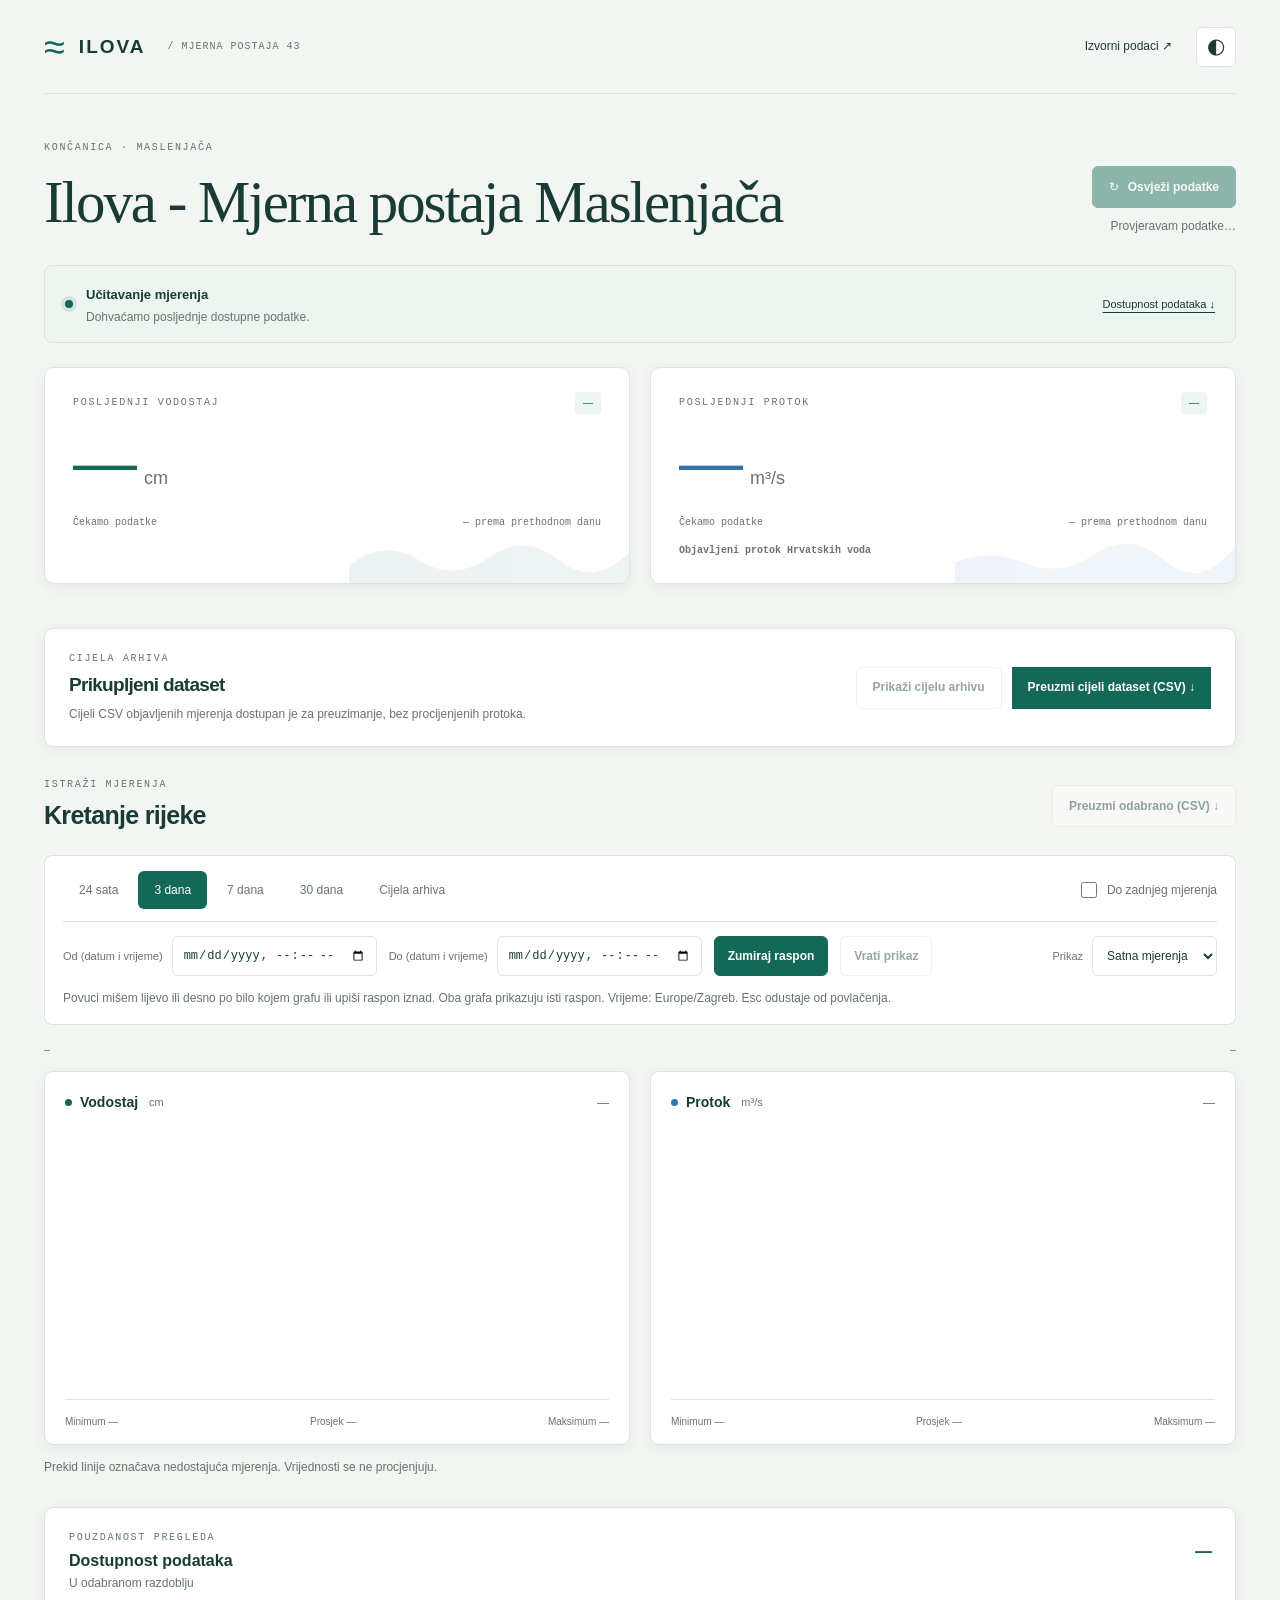
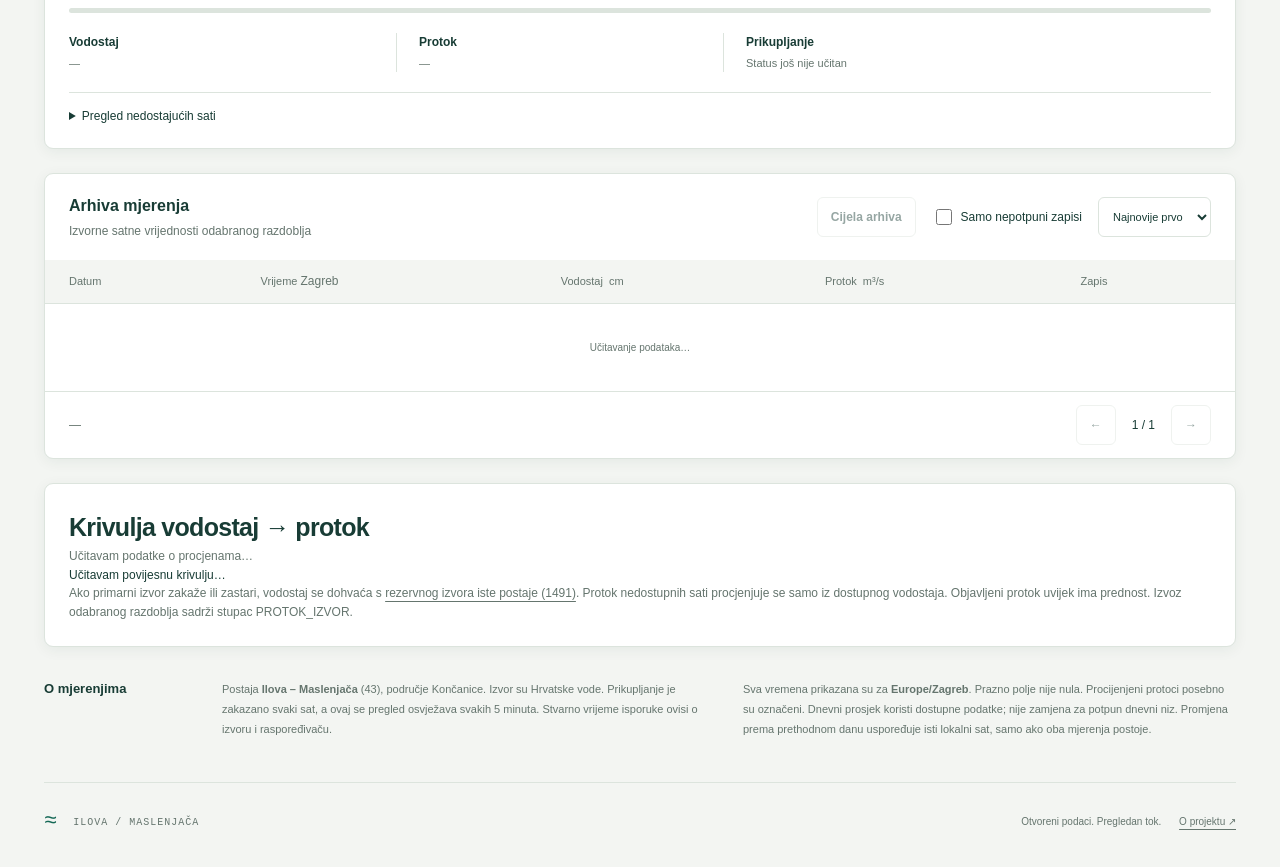
<file: index.html>
<!doctype html>
<html lang="hr">
  <head>
    <meta charset="utf-8" />
    <meta name="viewport" content="width=device-width, initial-scale=1" />
    <meta http-equiv="refresh" content="0;url=dashboard.html" />
    <title>Ilova · Vodostaj i protok</title>
    <link rel="canonical" href="dashboard.html" />
  </head>
  <body>
    <p>
      <a href="dashboard.html">Otvori pregled vodostaja i protoka Ilove →</a>
    </p>
  </body>
</html>
</file>
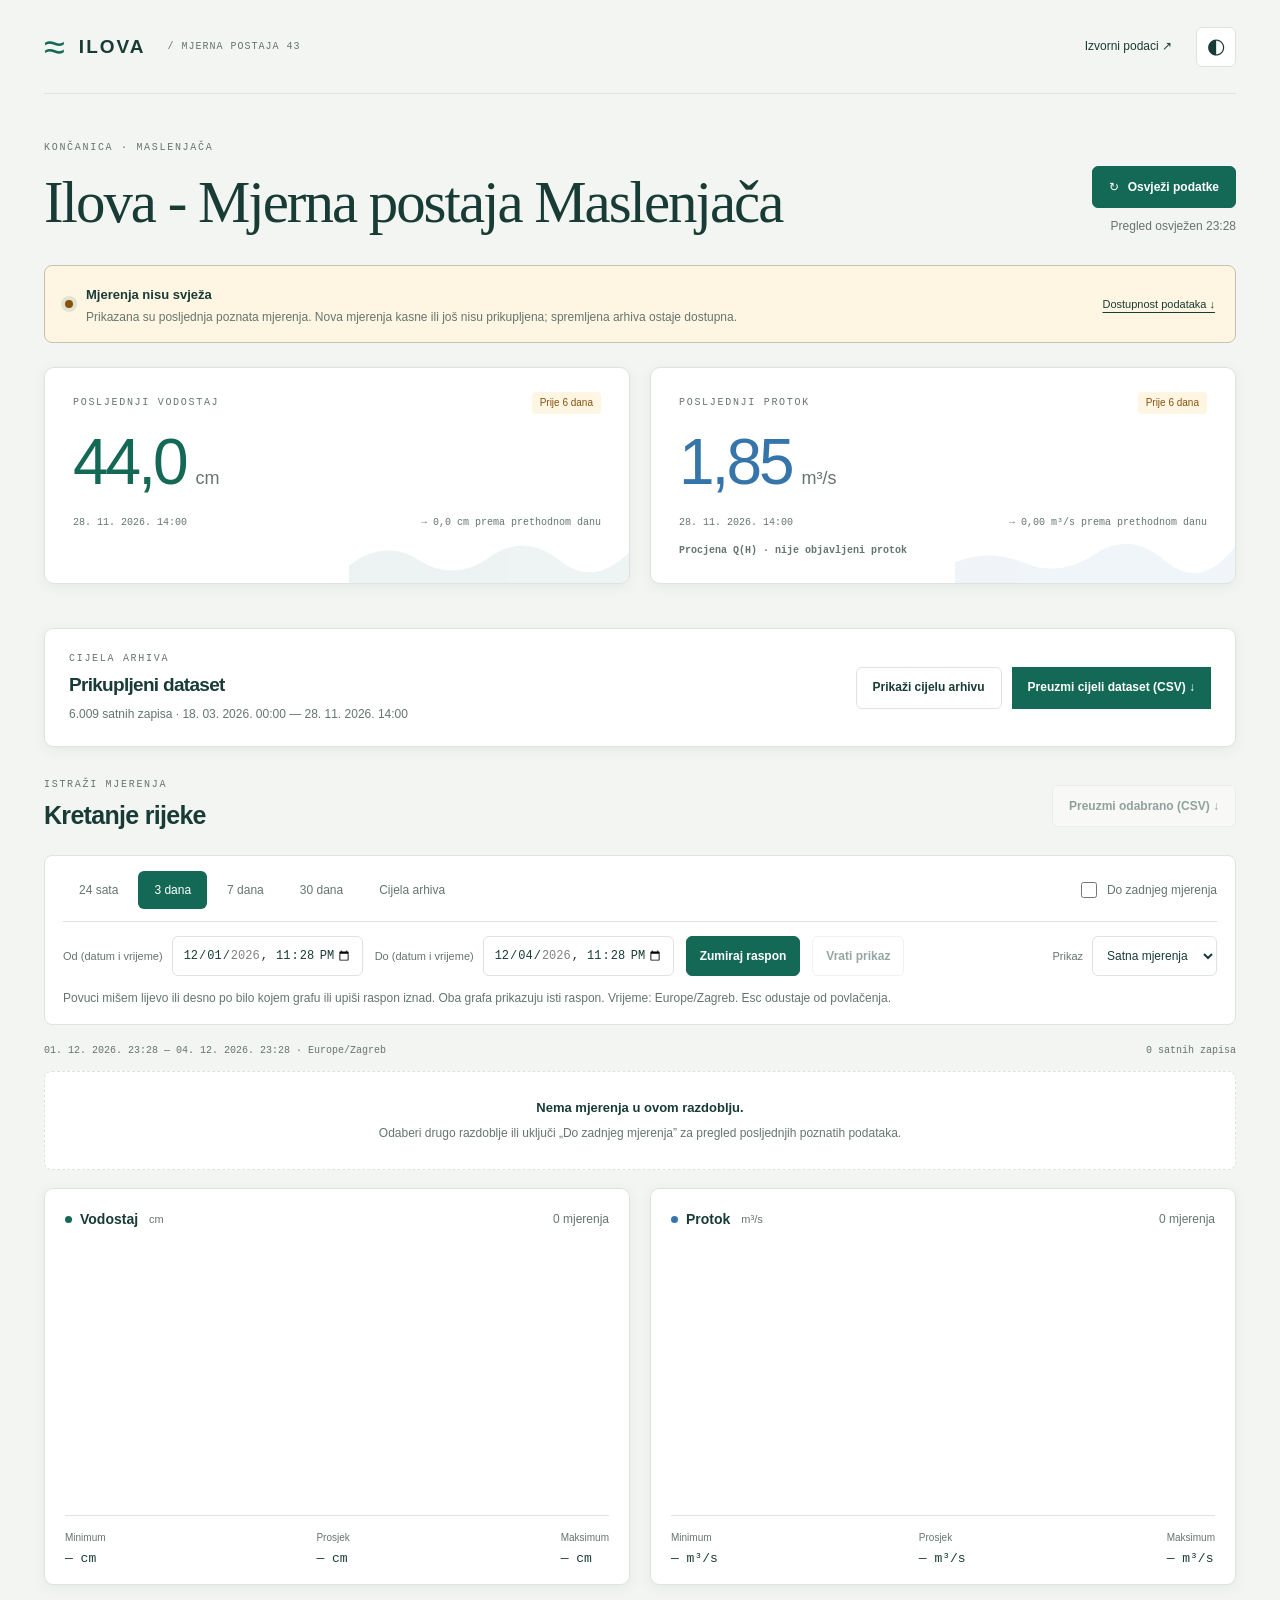
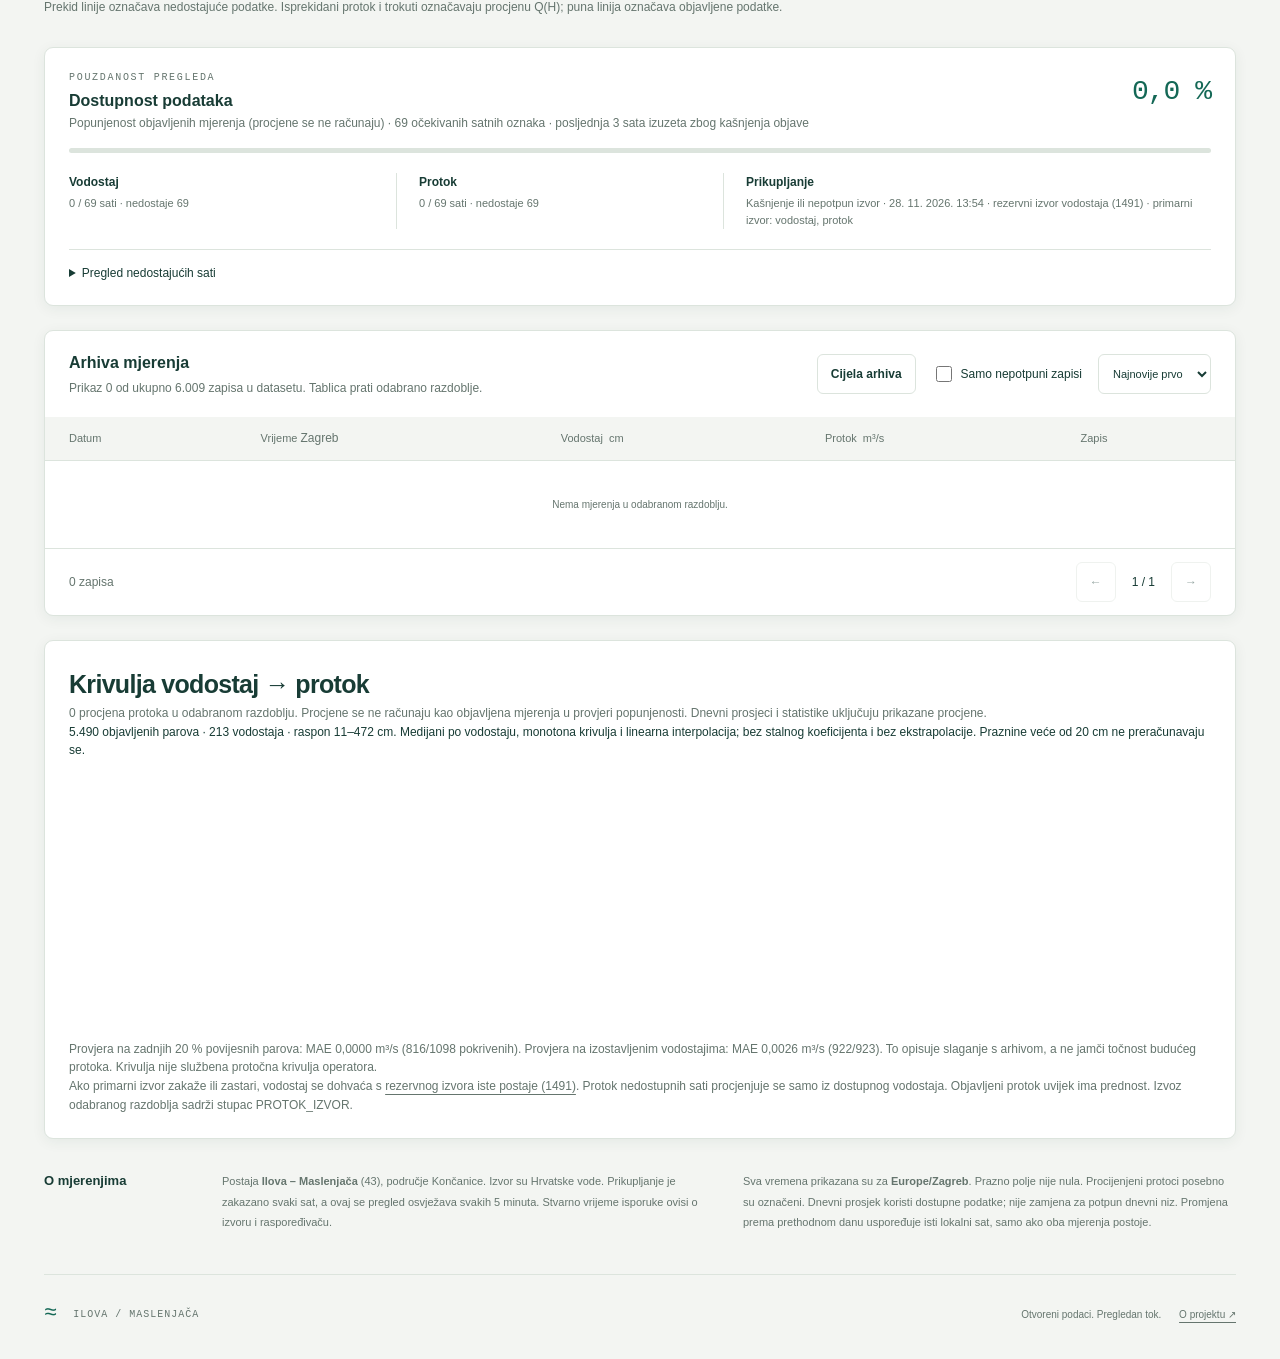
<file: dashboard.html>
<!doctype html>
<html lang="hr">
  <head>
    <meta charset="utf-8" />
    <meta name="viewport" content="width=device-width, initial-scale=1" />
    <meta name="color-scheme" content="light dark" />
    <meta
      name="description"
      content="Vodostaj i protok Ilove na postaji Maslenjača. Mjerenja, trendovi, arhiva i dostupnost podataka na jednom mjestu."
    />
    <title>Ilova · Vodostaj i protok — Maslenjača</title>
    <link rel="stylesheet" href="assets/dashboard.css" />
    <script defer src="assets/vendor/chart.umd.min.js"></script>
    <script defer src="assets/data.js"></script>
    <script defer src="assets/chart-range.js"></script>
    <script defer src="assets/dashboard.js"></script>
  </head>
  <body>
    <a class="skip" href="#main">Preskoči na podatke</a>
    <div class="app">
      <header class="topbar">
        <a class="brand" href="dashboard.html" aria-label="Ilova, početak"
          ><span class="brand-icon" aria-hidden="true">≈</span> ILOVA<span
            class="brand-detail"
            >/ MJERNA POSTAJA 43</span
          ></a
        >
        <div class="top-actions">
          <a
            href="https://mvodostaji.voda.hr/Home/PregledVodostajaPostaje?sektorID=4&amp;bpID=6&amp;postajaID=43"
            target="_blank"
            rel="noopener"
            >Izvorni podaci ↗</a
          ><button
            id="theme"
            class="icon-button"
            aria-label="Promijeni temu"
            title="Promijeni temu"
          >
            ◐
          </button>
        </div>
      </header>
      <main id="main">
        <section class="intro" aria-labelledby="page-title">
          <div>
            <div class="eyebrow">KONČANICA · MASLENJAČA</div>
            <h1 id="page-title">Ilova - Mjerna postaja Maslenjača</h1>
          </div>
          <div class="refresh-area">
            <button id="refresh" class="button">
              <span aria-hidden="true">↻</span> Osvježi podatke</button
            ><span id="checked-at" class="small muted">Priprema pregleda…</span>
          </div>
        </section>
        <section
          id="status-banner"
          class="status-banner"
          role="status"
          aria-live="polite"
          data-state="loading"
        >
          <span class="status-dot" aria-hidden="true"></span>
          <div>
            <strong id="status-title">Učitavanje mjerenja</strong>
            <p id="status-description">
              Dohvaćamo posljednje dostupne podatke.
            </p>
          </div>
          <a href="#quality">Dostupnost podataka ↓</a>
        </section>
        <noscript
          ><p class="notice">
            Za interaktivni pregled uključi JavaScript.
            <a href="vodostaj_protok.csv">Preuzmi CSV mjerenja.</a>
          </p></noscript
        >
        <section class="latest-grid" aria-label="Posljednja poznata mjerenja">
          <article class="metric water">
            <div class="metric-heading">
              <span class="eyebrow">POSLJEDNJI VODOSTAJ</span
              ><span id="water-age" class="tag">—</span>
            </div>
            <div class="metric-value">
              <strong id="water-value">—</strong><span>cm</span>
            </div>
            <div class="metric-bottom">
              <span id="water-time">Čekamo podatke</span
              ><span id="water-change">— prema prethodnom danu</span>
            </div>
            <svg
              class="river-art"
              viewBox="0 0 400 65"
              preserveAspectRatio="none"
              aria-hidden="true"
            >
              <path d="M0 40 Q50 0 100 32 T200 28 T300 32 T400 20 V65 H0Z" />
            </svg>
          </article>
          <article class="metric flow">
            <div class="metric-heading">
              <span class="eyebrow">POSLJEDNJI PROTOK</span
              ><span id="flow-age" class="tag">—</span>
            </div>
            <div class="metric-value">
              <strong id="flow-value">—</strong><span>m³/s</span>
            </div>
            <div class="metric-bottom">
              <span id="flow-time">Čekamo podatke</span
              ><span id="flow-change">— prema prethodnom danu</span>
              <span id="flow-origin">Objavljeni protok Hrvatskih voda</span>
            </div>
            <svg
              class="river-art"
              viewBox="0 0 400 65"
              preserveAspectRatio="none"
              aria-hidden="true"
            >
              <path d="M0 35 Q50 15 100 36 T200 23 T300 33 T400 12 V65 H0Z" />
            </svg>
          </article>
        </section>
        <section class="panel dataset-panel" aria-labelledby="dataset-title">
          <div>
            <div class="eyebrow">CIJELA ARHIVA</div>
            <h2 id="dataset-title">Prikupljeni dataset</h2>
            <p id="dataset-summary" class="small muted">
              Cijeli CSV objavljenih mjerenja dostupan je za preuzimanje, bez procijenjenih protoka.
            </p>
          </div>
          <div class="dataset-actions">
            <button id="show-archive" class="button secondary" disabled>
              Prikaži cijelu arhivu
            </button>
            <a
              id="download-dataset"
              class="button"
              href="vodostaj_protok.csv"
              download="ilova-maslenjaca-cijeli-dataset.csv"
              >Preuzmi cijeli dataset (CSV) ↓</a
            >
          </div>
        </section>
        <section class="explorer" aria-labelledby="explorer-title">
          <div class="section-title">
            <div>
              <div class="eyebrow">ISTRAŽI MJERENJA</div>
              <h2 id="explorer-title">Kretanje rijeke</h2>
            </div>
            <button id="export" class="button secondary" disabled>
              Preuzmi odabrano (CSV) ↓
            </button>
          </div>
          <div class="filter-panel">
            <div class="filter-row">
              <div
                id="presets"
                class="segmented"
                role="group"
                aria-label="Razdoblje"
              >
                <button data-hours="24" aria-pressed="false">24 sata</button
                ><button data-hours="72" aria-pressed="true">3 dana</button
                ><button data-hours="168" aria-pressed="false">7 dana</button
                ><button data-hours="720" aria-pressed="false">30 dana</button
                ><button data-hours="0" aria-pressed="false">
                  Cijela arhiva
                </button>
              </div>
              <label class="anchor"
                ><input id="anchor" type="checkbox" /> Do zadnjeg
                mjerenja</label
              >
            </div>
            <form
              id="date-form"
              class="filter-row date-row"
              aria-describedby="zoom-help"
            >
              <label
                >Od (datum i vrijeme)
                <input
                  id="date-from"
                  type="datetime-local"
                  step="60"
                  required /></label
              ><label
                >Do (datum i vrijeme)
                <input
                  id="date-to"
                  type="datetime-local"
                  step="60"
                  required /></label
              ><button class="button compact" type="submit">
                Zumiraj raspon</button
              ><button
                id="reset-zoom"
                class="button compact secondary"
                type="button"
                disabled
              >
                Vrati prikaz</button
              ><label class="aggregation"
                >Prikaz
                <select id="aggregation">
                  <option value="hourly">Satna mjerenja</option>
                  <option value="daily">Dnevni prosjeci</option>
                </select></label
              >
            </form>
            <p id="zoom-help" class="small muted zoom-help">
              Povuci mišem lijevo ili desno po bilo kojem grafu ili upiši raspon
              iznad. Oba grafa prikazuju isti raspon. Vrijeme: Europe/Zagreb.
              Esc odustaje od povlačenja.
            </p>
            <p id="filter-error" class="error-text" role="alert" hidden></p>
          </div>
          <div class="period-info">
            <span id="period-label">—</span><span id="period-count">—</span>
          </div>
          <div id="empty-state" class="empty-state" hidden>
            <strong>Nema mjerenja u ovom razdoblju.</strong>
            <p>
              Odaberi drugo razdoblje ili uključi „Do zadnjeg mjerenja” za
              pregled posljednjih poznatih podataka.
            </p>
          </div>
          <div class="chart-grid">
            <article class="panel chart-panel">
              <div class="chart-heading">
                <h3>
                  <span class="legend-dot water-dot"></span> Vodostaj
                  <span class="unit">cm</span>
                </h3>
                <span id="water-range" class="small muted">—</span>
              </div>
              <div class="chart-wrap">
                <canvas
                  id="chart-water"
                  role="img"
                  aria-describedby="zoom-help"
                  aria-label="Graf vodostaja za odabrano razdoblje; brojčane vrijednosti su u tablici ispod."
                ></canvas>
              </div>
              <div id="water-summary" class="chart-summary">
                <span>Minimum —</span><span>Prosjek —</span
                ><span>Maksimum —</span>
              </div>
            </article>
            <article class="panel chart-panel">
              <div class="chart-heading">
                <h3>
                  <span class="legend-dot flow-dot"></span> Protok
                  <span class="unit">m³/s</span>
                </h3>
                <span id="flow-range" class="small muted">—</span>
              </div>
              <div class="chart-wrap">
                <canvas
                  id="chart-flow"
                  role="img"
                  aria-describedby="zoom-help"
                  aria-label="Graf protoka za odabrano razdoblje; brojčane vrijednosti su u tablici ispod."
                ></canvas>
              </div>
              <div id="flow-summary" class="chart-summary">
                <span>Minimum —</span><span>Prosjek —</span
                ><span>Maksimum —</span>
              </div>
            </article>
          </div>
          <p id="chart-note" class="small muted chart-note">
            Prekid linije označava nedostajuća mjerenja. Vrijednosti se ne
            procjenjuju.
          </p>
          <section
            class="panel quality-panel"
            id="quality"
            aria-labelledby="quality-title"
          >
            <div class="quality-heading">
              <div>
                <div class="eyebrow">POUZDANOST PREGLEDA</div>
                <h3 id="quality-title">Dostupnost podataka</h3>
              </div>
              <span id="coverage" class="coverage-value">—</span>
            </div>
            <p id="coverage-description" class="small muted">
              U odabranom razdoblju
            </p>
            <div class="coverage-track"><span id="coverage-bar"></span></div>
            <div class="quality-columns">
              <div>
                <strong>Vodostaj</strong><span id="water-missing">—</span>
              </div>
              <div><strong>Protok</strong><span id="flow-missing">—</span></div>
              <div>
                <strong>Prikupljanje</strong
                ><span id="collection-status">Status još nije učitan</span>
              </div>
            </div>
            <details id="gap-details">
              <summary>Pregled nedostajućih sati</summary>
              <p class="small muted">
                Očekivani puni sati u odabranom razdoblju; posljednja 3 sata
                ostavljena su za objavu izvora. Jesenski ponovljeni sat računa
                se jednom.
              </p>
              <div id="gap-list" class="gap-list"></div>
            </details>
          </section>
          <section class="panel table-panel" aria-labelledby="table-title">
            <div class="table-toolbar">
              <div>
                <h3 id="table-title">Arhiva mjerenja</h3>
                <p id="archive-scope" class="small muted">
                  Izvorne satne vrijednosti odabranog razdoblja
                </p>
              </div>
              <div class="table-controls">
                <button
                  id="show-archive-table"
                  class="button compact secondary"
                  disabled
                >
                  Cijela arhiva
                </button>
                <label class="small"
                  ><input id="incomplete" type="checkbox" /> Samo nepotpuni
                  zapisi</label
                ><label class="sr-only" for="table-sort"
                  >Redoslijed mjerenja</label
                ><select id="table-sort">
                  <option value="desc">Najnovije prvo</option>
                  <option value="asc">Najstarije prvo</option>
                </select>
              </div>
            </div>
            <div
              class="table-scroll"
              tabindex="0"
              role="region"
              aria-label="Tablica mjerenja"
            >
              <table>
                <thead>
                  <tr>
                    <th scope="col">Datum</th>
                    <th scope="col">
                      Vrijeme <span class="small muted">Zagreb</span>
                    </th>
                    <th scope="col">Vodostaj <span class="unit">cm</span></th>
                    <th scope="col">Protok <span class="unit">m³/s</span></th>
                    <th scope="col">Zapis</th>
                  </tr>
                </thead>
                <tbody id="table-body">
                  <tr>
                    <td colspan="5" class="table-empty">
                      Učitavanje podataka…
                    </td>
                  </tr>
                </tbody>
              </table>
            </div>
            <div class="pagination">
              <span id="table-count" class="small muted">—</span>
              <div>
                <button
                  id="prev-page"
                  class="button compact secondary"
                  disabled
                  aria-label="Prethodna stranica"
                >
                  ←</button
                ><span id="page-label" class="small">1 / 1</span
                ><button
                  id="next-page"
                  class="button compact secondary"
                  disabled
                  aria-label="Sljedeća stranica"
                >
                  →
                </button>
              </div>
            </div>
          </section>
        </section>
        <section class="panel rating-panel" aria-labelledby="rating-title">
          <h2 id="rating-title">Krivulja vodostaj → protok</h2>
          <p id="estimate-note" class="small muted">Učitavam podatke o procjenama…</p>
          <p id="rating-summary" class="small">Učitavam povijesnu krivulju…</p>
          <div id="rating-chart-wrap" style="height: 280px; position: relative" hidden>
            <canvas id="chart-rating" role="img" aria-label="Povijesna krivulja protoka Q u ovisnosti o vodostaju H; raspon i način izračuna opisani su iznad grafa."></canvas>
          </div>
          <p id="rating-validation" class="small muted"></p>
          <p class="small muted">Ako primarni izvor zakaže ili zastari, vodostaj se dohvaća s
            <a href="https://mvodostaji.voda.hr/Home/PregledVodostajaPostaje?sektorID=4&amp;bpID=0&amp;postajaID=1491" target="_blank" rel="noopener">rezervnog izvora iste postaje (1491)</a>.
            Protok nedostupnih sati procjenjuje se samo iz dostupnog vodostaja.
            Objavljeni protok uvijek ima prednost. Izvoz odabranog razdoblja sadrži stupac PROTOK_IZVOR.</p>
        </section>
        <section class="about">
          <h3>O mjerenjima</h3>
          <p>
            Postaja <strong>Ilova – Maslenjača</strong> (43), područje
            Končanice. Izvor su Hrvatske vode. Prikupljanje je zakazano svaki
            sat, a ovaj se pregled osvježava svakih 5 minuta. Stvarno vrijeme
            isporuke ovisi o izvoru i raspoređivaču.
          </p>
          <p>
            Sva vremena prikazana su za <strong>Europe/Zagreb</strong>. Prazno
            polje nije nula. Procijenjeni protoci posebno su označeni. Dnevni prosjek koristi dostupne podatke; nije
            zamjena za potpun dnevni niz. Promjena prema prethodnom danu
            uspoređuje isti lokalni sat, samo ako oba mjerenja postoje.
          </p>
        </section>
      </main>
      <footer>
        <span><span class="footer-mark">≈</span> ILOVA / MASLENJAČA</span
        ><span
          >Otvoreni podaci. Pregledan tok.
          <a
            href="https://github.com/k3pzg/vodostaj"
            target="_blank"
            rel="noopener"
            >O projektu ↗</a
          ></span
        >
      </footer>
    </div>
  </body>
</html>
</file>
<file: assets/dashboard.css>
:root {
  --bg: #f3f5f2;
  --panel: #fff;
  --ink: #183c35;
  --muted: #65756e;
  --line: #dce4dd;
  --water: #146856;
  --flow: #3575aa;
  --wash: #edf5f0;
  --bluewash: #eef4fa;
  --warn: #865210;
  --warnbg: #fff5e3;
  --error: #b23f37;
  --shadow: 0 3px 14px #173b3210;
  --mono: ui-monospace, SFMono-Regular, Consolas, monospace;
  --sans: Inter, -apple-system, BlinkMacSystemFont, "Segoe UI", sans-serif;
  color-scheme: light;
}
[data-theme="dark"] {
  --bg: #101c19;
  --panel: #172722;
  --ink: #e0eee6;
  --muted: #a4b8ad;
  --line: #30443b;
  --water: #77d5b1;
  --flow: #8ebce5;
  --wash: #203c31;
  --bluewash: #20323f;
  --warn: #efc77e;
  --warnbg: #3b3120;
  --error: #ffa59c;
  --shadow: none;
  color-scheme: dark;
}
* {
  box-sizing: border-box;
}
html {
  scroll-behavior: smooth;
  scroll-padding-top: 24px;
}
body {
  margin: 0;
  background: var(--bg);
  color: var(--ink);
  font-family: var(--sans);
  font-size: 15px;
  line-height: 1.55;
}
button,
input,
select {
  font: inherit;
}
button,
a,
input,
select,
summary {
  touch-action: manipulation;
}
button {
  cursor: pointer;
}
button:disabled {
  cursor: default;
  opacity: 0.45;
}
a {
  color: inherit;
  text-underline-offset: 4px;
}
button,
input,
select {
  border: 1px solid var(--line);
  border-radius: 6px;
}
button:focus-visible,
a:focus-visible,
input:focus-visible,
select:focus-visible,
summary:focus-visible,
[tabindex]:focus-visible {
  outline: 3px solid var(--flow);
  outline-offset: 3px;
}
button {
  transition:
    background 0.15s,
    border-color 0.15s;
}
button:hover:enabled {
  border-color: var(--water);
}
input,
select {
  background: var(--panel);
  color: var(--ink);
  padding: 8px 10px;
  min-height: 40px;
}
input[type="checkbox"] {
  accent-color: var(--water);
  min-height: auto;
  width: 16px;
  height: 16px;
  vertical-align: middle;
}
h1,
h2,
h3,
p {
  margin: 0;
}
h1 {
  font-family: Georgia, "Times New Roman", serif;
  font-size: clamp(38px, 4.6vw, 62px);
  font-weight: 400;
  letter-spacing: -2px;
  line-height: 1.12;
}
h1 span {
  color: var(--water);
}
h2 {
  font-size: 25px;
  font-weight: 550;
  letter-spacing: -0.7px;
}
h3 {
  font-size: 16px;
  font-weight: 600;
}
strong {
  font-weight: 600;
}
.app {
  max-width: 1360px;
  margin: auto;
  padding: 0 44px;
}
.topbar {
  height: 94px;
  display: flex;
  align-items: center;
  justify-content: space-between;
  border-bottom: 1px solid var(--line);
  gap: 16px;
}
.brand {
  display: flex;
  align-items: center;
  gap: 12px;
  font-size: 19px;
  letter-spacing: 2px;
  text-decoration: none;
  font-weight: 700;
}
.brand-icon {
  font-size: 38px;
  line-height: 1;
  color: var(--water);
  font-weight: 400;
}
.brand-detail {
  font-family: var(--mono);
  font-size: 10px;
  letter-spacing: 1px;
  color: var(--muted);
  font-weight: 400;
  margin-left: 10px;
}
.top-actions {
  display: flex;
  align-items: center;
  gap: 24px;
  font-size: 12px;
}
.top-actions > a {
  text-decoration: none;
}
.icon-button {
  background: var(--panel);
  color: var(--ink);
  width: 40px;
  height: 40px;
  font-size: 21px;
}
.intro {
  display: flex;
  justify-content: space-between;
  align-items: flex-end;
  gap: 24px;
  padding: 46px 0 30px;
}
.eyebrow {
  font-family: var(--mono);
  font-size: 10px;
  letter-spacing: 1.7px;
  font-weight: 500;
  color: var(--muted);
}
.intro .eyebrow {
  margin-bottom: 14px;
}
.lead {
  color: var(--muted);
  margin-top: 13px;
  font-size: 14px;
}
.refresh-area {
  display: flex;
  align-items: flex-end;
  flex-direction: column;
  gap: 9px;
  flex-shrink: 0;
}
.small {
  font-size: 12px;
}
.muted {
  color: var(--muted);
}
.button {
  text-decoration: none;
  display: inline-flex;
  align-items: center;
  justify-content: center;
  gap: 9px;
  background: var(--water);
  color: var(--panel);
  border-color: var(--water);
  font-size: 12px;
  font-weight: 550;
  min-height: 42px;
  padding: 10px 16px;
  white-space: nowrap;
}
[data-theme="dark"] .button:not(.secondary) {
  color: #10251c;
}
.button.secondary {
  background: var(--panel);
  color: var(--ink);
  border-color: var(--line);
}
.button.compact {
  min-height: 40px;
  padding: 7px 13px;
}
.status-banner {
  display: flex;
  align-items: center;
  gap: 13px;
  border: 1px solid var(--line);
  background: var(--wash);
  border-radius: 8px;
  padding: 16px 20px;
  margin-bottom: 24px;
}
.status-banner strong {
  font-size: 13px;
}
.status-banner p {
  font-size: 12px;
  color: var(--muted);
  margin-top: 2px;
}
.status-banner > a {
  margin-left: auto;
  font-size: 11px;
  white-space: nowrap;
}
.status-dot {
  background: var(--water);
  border-radius: 50%;
  height: 8px;
  width: 8px;
  flex-shrink: 0;
  box-shadow: 0 0 0 4px color-mix(in srgb, var(--water) 12%, transparent);
}
.status-banner[data-state="stale"],
.status-banner[data-state="warning"] {
  background: var(--warnbg);
  border-color: color-mix(in srgb, var(--warn) 25%, var(--line));
}
.status-banner[data-state="stale"] .status-dot,
.status-banner[data-state="warning"] .status-dot {
  background: var(--warn);
}
.status-banner[data-state="error"] .status-dot {
  background: var(--error);
}
.latest-grid {
  display: grid;
  grid-template-columns: 1fr 1fr;
  gap: 20px;
  margin-bottom: 44px;
}
.metric {
  position: relative;
  overflow: hidden;
  border: 1px solid var(--line);
  border-radius: 10px;
  padding: 24px 28px 25px;
  background: var(--panel);
  box-shadow: var(--shadow);
}
.metric-heading {
  display: flex;
  align-items: center;
  justify-content: space-between;
  gap: 10px;
}
.tag {
  font-size: 10px;
  padding: 3px 8px;
  border-radius: 4px;
  background: var(--wash);
  color: var(--water);
  white-space: nowrap;
}
.tag.stale {
  color: var(--warn);
  background: var(--warnbg);
}
.metric-value {
  display: flex;
  align-items: baseline;
  gap: 10px;
  margin: 12px 0 16px;
  color: var(--water);
}
.metric-value strong {
  font-size: 64px;
  font-weight: 400;
  line-height: 1.15;
  letter-spacing: -3px;
  font-variant-numeric: tabular-nums;
}
.metric-value > span {
  font-size: 18px;
  color: var(--muted);
}
.flow .metric-value {
  color: var(--flow);
}
.metric-bottom {
  position: relative;
  z-index: 1;
  display: flex;
  justify-content: space-between;
  gap: 12px;
  font-family: var(--mono);
  font-size: 10px;
  color: var(--muted);
  flex-wrap: wrap;
}
#flow-origin {
  flex-basis: 100%;
  font-weight: 600;
}
.rating-panel {
  padding: 24px;
  margin-top: 24px;
}
.river-art {
  position: absolute;
  bottom: 0;
  right: 0;
  width: 48%;
  height: 45px;
  opacity: 0.07;
  fill: var(--water);
  pointer-events: none;
}
.flow .river-art {
  fill: var(--flow);
}
.section-title {
  display: flex;
  align-items: center;
  justify-content: space-between;
  margin-bottom: 20px;
  gap: 16px;
}
.section-title h2 {
  margin-top: 4px;
}
.filter-panel {
  background: var(--panel);
  border: 1px solid var(--line);
  border-radius: 8px;
  padding: 15px 18px;
}
.filter-row {
  display: flex;
  align-items: center;
  gap: 16px;
  flex-wrap: wrap;
}
.segmented {
  display: inline-flex;
  gap: 4px;
  flex-wrap: wrap;
}
.segmented button {
  font-size: 12px;
  min-height: 38px;
  padding: 7px 15px;
  border: 1px solid transparent;
  background: transparent;
  color: var(--muted);
}
.segmented button[aria-pressed="true"] {
  background: var(--water);
  color: var(--panel);
}
[data-theme="dark"] .segmented button[aria-pressed="true"] {
  color: #10251c;
}
.anchor {
  margin-left: auto;
  font-size: 12px;
  color: var(--muted);
  display: flex;
  gap: 7px;
  align-items: center;
}
.date-row {
  border-top: 1px solid var(--line);
  margin-top: 12px;
  padding-top: 14px;
  gap: 12px;
}
.date-row label {
  display: flex;
  gap: 9px;
  align-items: center;
  font-size: 11px;
  color: var(--muted);
}
.date-row input {
  font-family: var(--mono);
  font-size: 12px;
}
.date-row .aggregation {
  margin-left: auto;
}
.date-row select {
  font-size: 12px;
}
.period-info {
  display: flex;
  justify-content: space-between;
  gap: 12px;
  margin: 18px 0 13px;
  font-family: var(--mono);
  font-size: 10px;
  color: var(--muted);
}
.chart-grid {
  display: grid;
  grid-template-columns: 1fr 1fr;
  gap: 20px;
}
.panel {
  background: var(--panel);
  border: 1px solid var(--line);
  border-radius: 9px;
  box-shadow: var(--shadow);
}
.chart-panel {
  padding: 20px 20px 15px;
  min-width: 0;
}
.chart-heading {
  display: flex;
  align-items: center;
  justify-content: space-between;
  gap: 8px;
  margin-bottom: 22px;
}
.chart-heading h3 {
  font-size: 14px;
  display: flex;
  align-items: center;
  gap: 8px;
}
.unit {
  font-size: 11px;
  font-weight: 400;
  color: var(--muted);
  margin-left: 3px;
}
.legend-dot {
  display: inline-block;
  width: 7px;
  height: 7px;
  border-radius: 50%;
}
.water-dot {
  background: var(--water);
}
.flow-dot {
  background: var(--flow);
}
.chart-wrap {
  position: relative;
  height: 245px;
}
.chart-summary {
  display: flex;
  justify-content: space-between;
  border-top: 1px solid var(--line);
  padding-top: 14px;
  margin-top: 18px;
  gap: 10px;
  font-size: 10px;
  color: var(--muted);
  flex-wrap: wrap;
}
.chart-summary b {
  display: block;
  color: var(--ink);
  font-family: var(--mono);
  font-size: 13px;
  font-weight: 500;
  margin-top: 3px;
}
.chart-note {
  margin: 13px 0 30px;
}
.quality-panel {
  padding: 22px 24px;
  margin-bottom: 24px;
  scroll-margin-top: 24px;
}
.quality-heading {
  display: flex;
  justify-content: space-between;
  align-items: center;
}
.quality-heading h3 {
  margin-top: 4px;
}
.coverage-value {
  font-family: var(--mono);
  font-size: 28px;
  color: var(--water);
  letter-spacing: -1px;
}
.coverage-track {
  height: 5px;
  background: var(--line);
  border-radius: 4px;
  margin: 15px 0 20px;
  overflow: hidden;
}
.coverage-track span {
  display: block;
  height: 100%;
  width: 0;
  background: var(--water);
}
.quality-columns {
  display: grid;
  grid-template-columns: 1fr 1fr 1.6fr;
  gap: 22px;
  font-size: 12px;
}
.quality-columns > div {
  display: flex;
  flex-direction: column;
  gap: 4px;
}
.quality-columns > div + div {
  border-left: 1px solid var(--line);
  padding-left: 22px;
}
.quality-columns span {
  color: var(--muted);
  font-size: 11px;
}
details {
  border-top: 1px solid var(--line);
  margin-top: 20px;
  padding-top: 14px;
}
summary {
  font-size: 12px;
  cursor: pointer;
}
details > p {
  margin-top: 12px;
}
.gap-list {
  display: grid;
  grid-template-columns: 1fr 1fr;
  gap: 20px;
  margin-top: 14px;
}
.gap-list ul {
  padding-left: 18px;
  font: 11px/1.8 var(--mono);
  max-height: 180px;
  overflow: auto;
}
.gap-list strong {
  font-size: 12px;
}
.table-toolbar {
  display: flex;
  align-items: center;
  justify-content: space-between;
  padding: 20px 24px;
  gap: 16px;
  flex-wrap: wrap;
}
.table-toolbar p {
  margin-top: 3px;
}
.table-controls {
  display: flex;
  align-items: center;
  gap: 16px;
  flex-wrap: wrap;
}
.table-controls select {
  font-size: 11px;
}
.table-controls label {
  display: flex;
  align-items: center;
  gap: 6px;
}
.table-scroll {
  overflow-x: auto;
}
table {
  border-collapse: collapse;
  width: 100%;
  font-size: 12px;
  text-align: left;
  font-variant-numeric: tabular-nums;
}
thead {
  background: var(--bg);
}
th {
  font-size: 11px;
  color: var(--muted);
  font-weight: 500;
  white-space: nowrap;
}
th,
td {
  padding: 12px 24px;
  border-bottom: 1px solid var(--line);
}
td {
  font-family: var(--mono);
  white-space: nowrap;
}
td:nth-child(3) {
  color: var(--water);
}
td:nth-child(4) {
  color: var(--flow);
}
td:last-child {
  font-family: var(--sans);
  font-size: 10px;
  color: var(--muted);
}
tbody tr:hover {
  background: var(--wash);
}
.table-empty {
  text-align: center;
  font-family: var(--sans);
  padding: 36px;
  color: var(--muted);
}
.pagination {
  display: flex;
  align-items: center;
  justify-content: space-between;
  gap: 12px;
  padding: 13px 24px;
}
.pagination > div {
  display: flex;
  align-items: center;
  gap: 16px;
}
.about {
  display: grid;
  grid-template-columns: 150px 1fr 1fr;
  gap: 28px;
  padding: 32px 0 42px;
}
.about h3 {
  font-size: 13px;
}
.about p {
  font-size: 11px;
  color: var(--muted);
  line-height: 1.85;
}
footer {
  border-top: 1px solid var(--line);
  padding: 22px 0 28px;
  display: flex;
  align-items: center;
  justify-content: space-between;
  gap: 16px;
  color: var(--muted);
  font-size: 10px;
}
footer > span:first-child {
  font-family: var(--mono);
  letter-spacing: 1px;
}
.footer-mark {
  font-size: 22px;
  vertical-align: middle;
  margin-right: 8px;
  color: var(--water);
}
footer a {
  margin-left: 15px;
}
.empty-state,
.notice {
  border: 1px dashed var(--line);
  padding: 26px;
  text-align: center;
  background: var(--panel);
  border-radius: 8px;
  margin-bottom: 18px;
  font-size: 13px;
}
.empty-state p {
  color: var(--muted);
  margin-top: 6px;
  font-size: 12px;
}
.error-text {
  font-size: 12px;
  color: var(--error);
  margin-top: 10px;
}
.skip {
  position: absolute;
  top: -80px;
  left: 20px;
  background: var(--panel);
  padding: 12px;
  z-index: 10;
}
.skip:focus {
  top: 12px;
}
.sr-only {
  position: absolute;
  width: 1px;
  height: 1px;
  padding: 0;
  margin: -1px;
  overflow: hidden;
  clip: rect(0, 0, 0, 0);
  white-space: nowrap;
  border: 0;
}
[hidden] {
  display: none !important;
}
@media (min-width: 1500px) {
  .app {
    max-width: 1440px;
  }
  .intro {
    padding-top: 56px;
  }
  .chart-wrap {
    height: 275px;
  }
}
@media (max-width: 1000px) {
  .app {
    padding: 0 28px;
  }
  .intro {
    align-items: flex-start;
  }
  .refresh-area {
    padding-top: 22px;
  }
  h1 {
    font-size: 43px;
  }
  .metric {
    padding: 22px;
  }
  .metric-value strong {
    font-size: 54px;
  }
  .chart-heading {
    align-items: flex-start;
    flex-direction: column;
    gap: 4px;
  }
  .date-row .aggregation {
    margin-left: 0;
  }
  .date-row {
    row-gap: 14px;
  }
  .chart-summary {
    gap: 6px;
  }
  .about {
    grid-template-columns: 1fr 1fr;
  }
  .about h3 {
    grid-column: 1/-1;
  }
  .quality-columns {
    grid-template-columns: 1fr 1fr;
  }
  .quality-columns > div:last-child {
    grid-column: 1/-1;
    border-left: 0;
    padding: 12px 0 0;
    border-top: 1px solid var(--line);
  }
}
@media (max-width: 700px) {
  .app {
    padding: 0 18px;
  }
  .topbar {
    height: 72px;
  }
  .brand-detail {
    display: none;
  }
  .top-actions {
    gap: 12px;
  }
  .top-actions > a {
    font-size: 10px;
  }
  .intro {
    display: block;
    padding: 30px 0 22px;
  }
  h1 {
    font-size: 40px;
    letter-spacing: -1.6px;
  }
  .intro .eyebrow {
    font-size: 9px;
  }
  .lead {
    font-size: 12px;
  }
  .refresh-area {
    padding-top: 20px;
    align-items: center;
    flex-direction: row;
    justify-content: space-between;
    gap: 10px;
  }
  .refresh-area .small {
    font-size: 10px;
    text-align: right;
  }
  .status-banner {
    padding: 14px;
    gap: 12px;
    align-items: flex-start;
  }
  .status-dot {
    margin-top: 7px;
  }
  .status-banner > a {
    display: none;
  }
  .latest-grid {
    gap: 12px;
    margin-bottom: 30px;
  }
  .metric {
    padding: 18px 15px;
  }
  .metric-heading {
    align-items: flex-start;
    flex-direction: column;
    gap: 7px;
  }
  .metric-heading .eyebrow {
    font-size: 8px;
    letter-spacing: 1px;
  }
  .metric-value {
    gap: 6px;
    margin: 12px 0;
  }
  .metric-value strong {
    font-size: 45px;
    letter-spacing: -2px;
  }
  .metric-value > span {
    font-size: 13px;
  }
  .metric-bottom {
    flex-direction: column;
    font-size: 9px;
    gap: 6px;
    min-height: 40px;
  }
  .metric-bottom > span:last-child {
    font-family: var(--sans);
  }
  .tag {
    font-size: 9px;
  }
  .section-title h2 {
    font-size: 23px;
  }
  .section-title .button {
    padding: 9px 11px;
    font-size: 10px;
  }
  .filter-panel {
    padding: 12px;
  }
  .filter-row {
    gap: 12px;
  }
  .segmented {
    gap: 2px;
    width: 100%;
    justify-content: space-between;
  }
  .segmented button {
    padding: 7px 10px;
    font-size: 11px;
  }
  .anchor {
    margin-left: 0;
    font-size: 11px;
  }
  .date-row {
    display: grid;
    grid-template-columns: 1fr 1fr;
    gap: 12px;
  }
  .date-row label {
    align-items: flex-start;
    flex-direction: column;
    gap: 5px;
    min-width: 0;
  }
  .date-row input,
  .date-row select {
    width: 100%;
    min-width: 0;
    font-size: 11px;
  }
  .date-row .button {
    align-self: end;
  }
  .date-row .aggregation {
    grid-column: 2;
    grid-row: 2;
  }
  .period-info {
    flex-direction: column;
    gap: 4px;
    font-size: 9px;
  }
  .chart-grid {
    grid-template-columns: 1fr;
    gap: 14px;
  }
  .chart-heading {
    flex-direction: row;
    align-items: center;
  }
  .chart-wrap {
    height: 225px;
  }
  .chart-panel {
    padding: 18px 15px 14px;
  }
  .chart-summary {
    margin-top: 12px;
  }
  .chart-note {
    font-size: 10px;
    margin-bottom: 22px;
  }
  .quality-panel {
    padding: 18px;
  }
  .quality-columns {
    gap: 16px;
  }
  .quality-columns > div + div {
    padding-left: 16px;
  }
  .gap-list {
    grid-template-columns: 1fr;
    gap: 10px;
  }
  .quality-heading .eyebrow {
    font-size: 8px;
  }
  .coverage-value {
    font-size: 25px;
  }
  .table-toolbar {
    padding: 18px;
  }
  .table-controls {
    gap: 12px;
  }
  .table-controls label {
    font-size: 10px;
  }
  th,
  td {
    padding: 11px 17px;
  }
  .pagination {
    padding: 12px 15px;
  }
  .pagination > div {
    gap: 9px;
  }
  .pagination .small {
    font-size: 10px;
  }
  .about {
    grid-template-columns: 1fr;
    gap: 12px;
    padding: 28px 0;
  }
  .about h3 {
    grid-column: auto;
  }
  footer {
    align-items: flex-start;
    flex-direction: column;
    gap: 8px;
    font-size: 9px;
  }
}
@media (prefers-reduced-motion: reduce) {
  html {
    scroll-behavior: auto;
  }
  * {
    transition: none !important;
  }
}
@media print {
  .top-actions,
  .refresh-area,
  .filter-panel,
  .section-title button,
  .pagination button,
  footer a {
    display: none;
  }
  .app {
    padding: 0;
  }
  .chart-grid {
    grid-template-columns: 1fr 1fr;
  }
  .panel,
  .metric {
    box-shadow: none;
    break-inside: avoid;
  }
  body {
    background: #fff;
  }
  .intro {
    padding-top: 20px;
  }
}

.dataset-panel {
  display: flex;
  justify-content: space-between;
  align-items: center;
  gap: 20px;
  margin-bottom: 30px;
  padding: 22px 24px;
}
.dataset-panel h2 {
  font-size: 19px;
  margin: 3px 0 6px;
}
.dataset-actions {
  display: flex;
  flex-wrap: wrap;
  align-items: center;
  gap: 10px;
}
@media (max-width: 1000px) {
  .dataset-panel {
    align-items: flex-start;
    flex-direction: column;
    gap: 16px;
  }
}
@media (max-width: 700px) {
  .dataset-panel {
    padding: 18px;
  }
  .dataset-actions {
    width: 100%;
  }
  .dataset-actions .button {
    width: 100%;
    white-space: normal;
    text-align: center;
  }
  .segmented {
    justify-content: flex-start;
  }
}

.zoom-help {
  margin-top: 12px;
  line-height: 1.7;
}
.chart-wrap canvas {
  cursor: crosshair;
  user-select: none;
  -webkit-user-select: none;
}
.chart-wrap canvas.is-selecting {
  cursor: col-resize;
}
@media (max-width: 1000px) {
  .date-row label {
    flex-direction: column;
    align-items: flex-start;
    gap: 5px;
  }
  .date-row > button {
    align-self: flex-end;
  }
}
@media (max-width: 700px) {
  .date-row .aggregation {
    grid-column: 1 / -1;
    grid-row: auto;
  }
  .date-row .aggregation select {
    width: 100%;
  }
}
</file>
